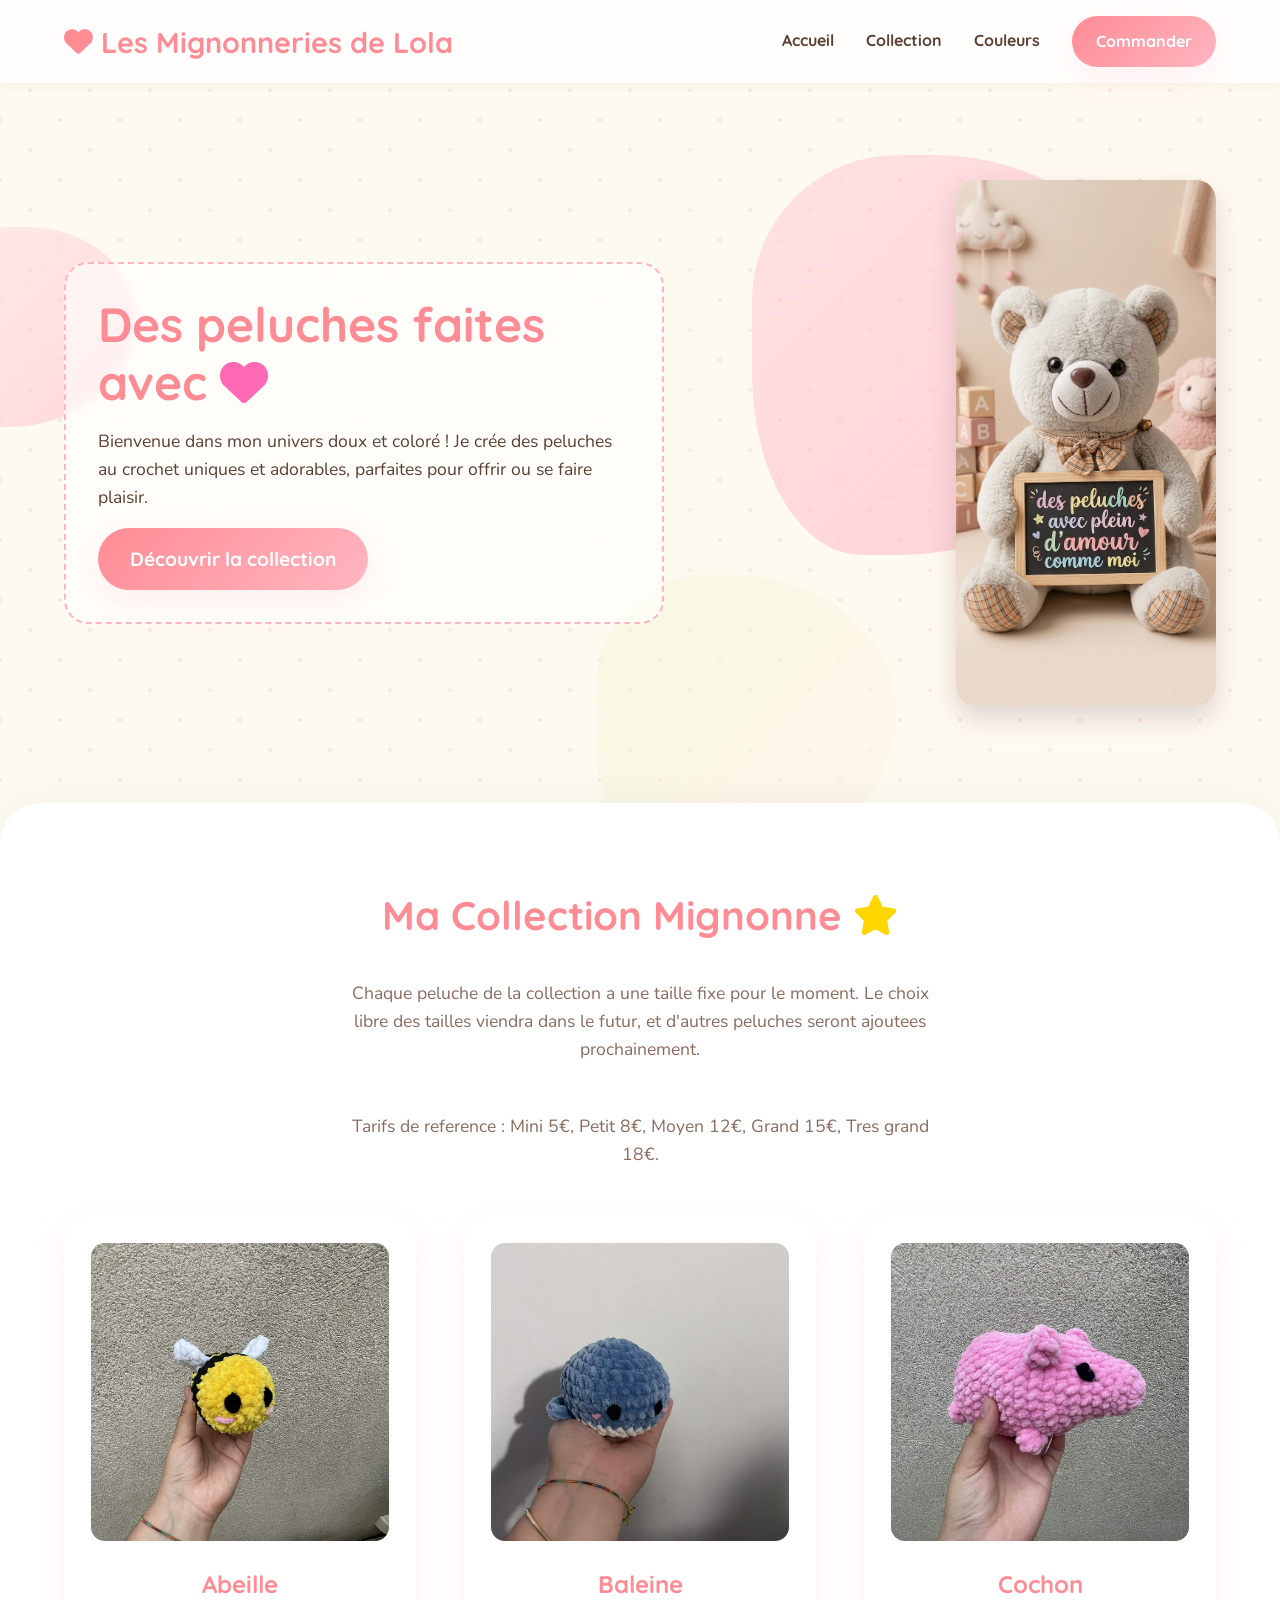
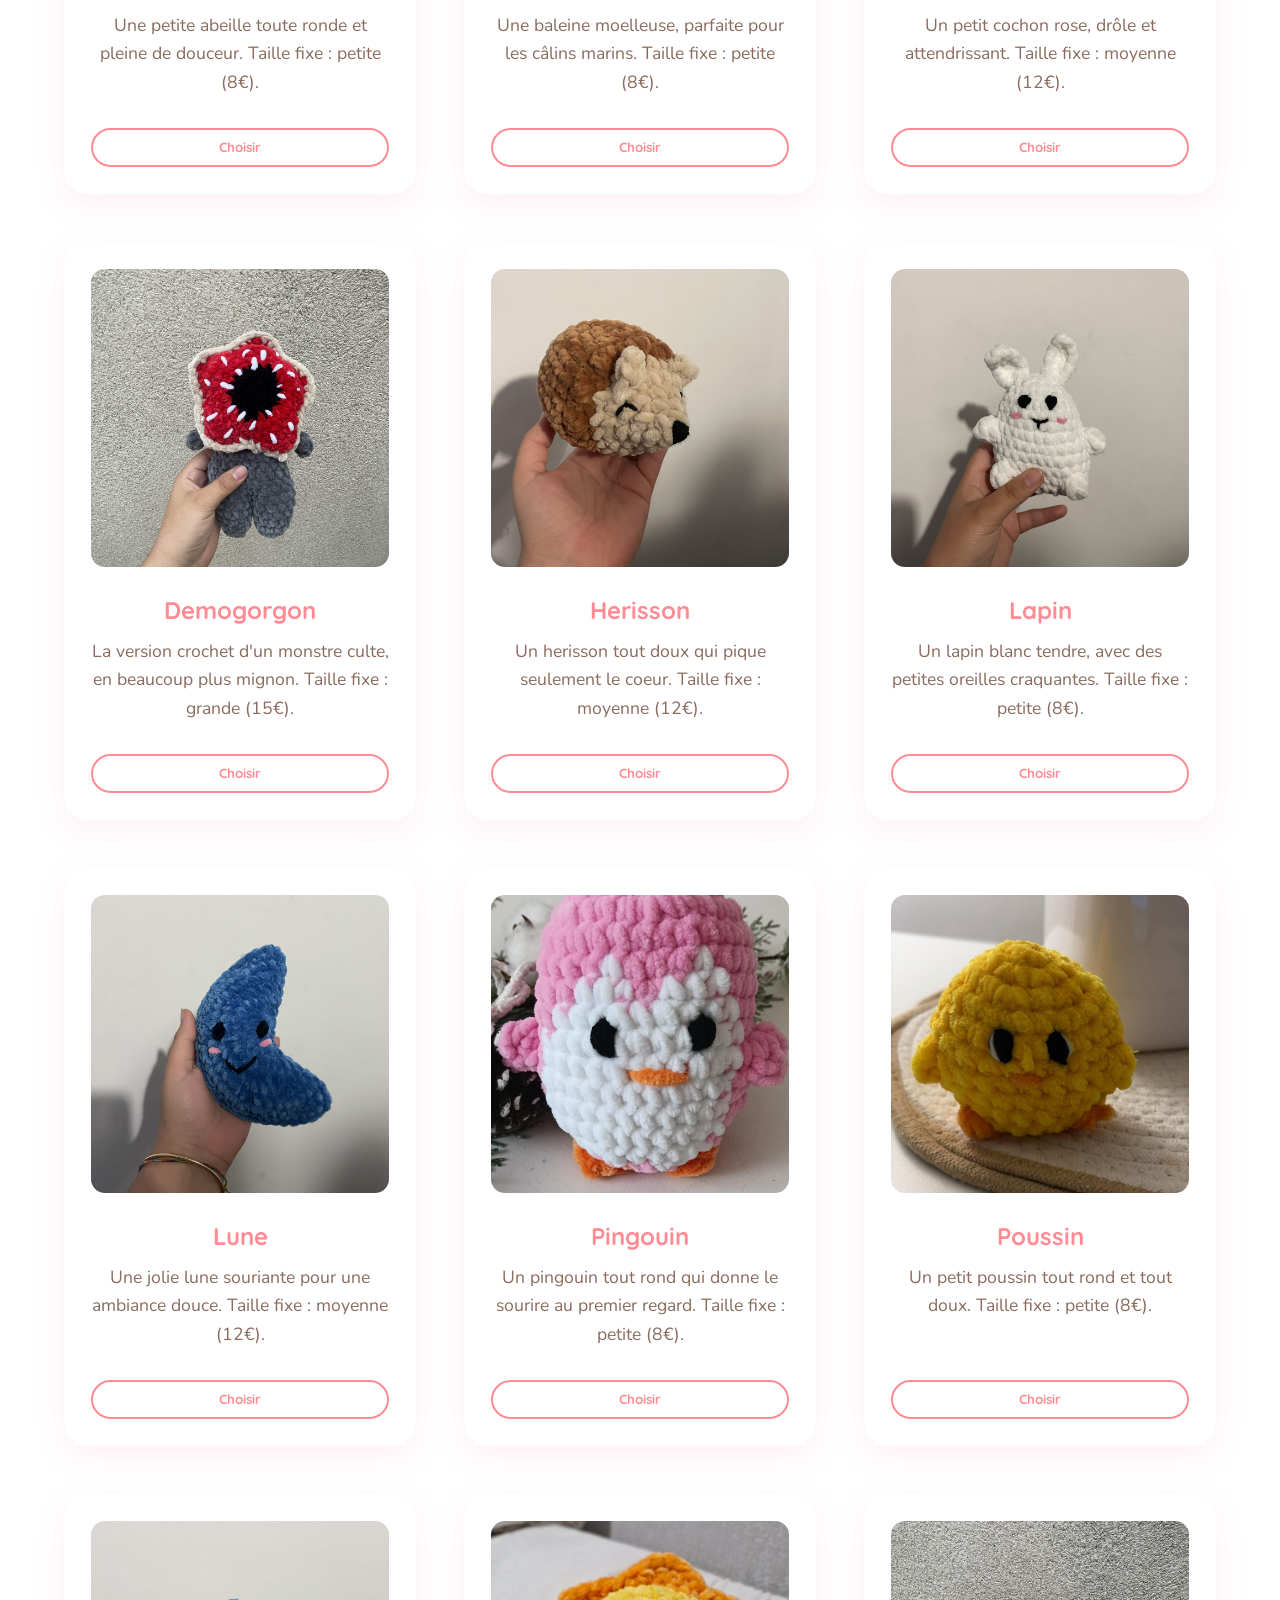
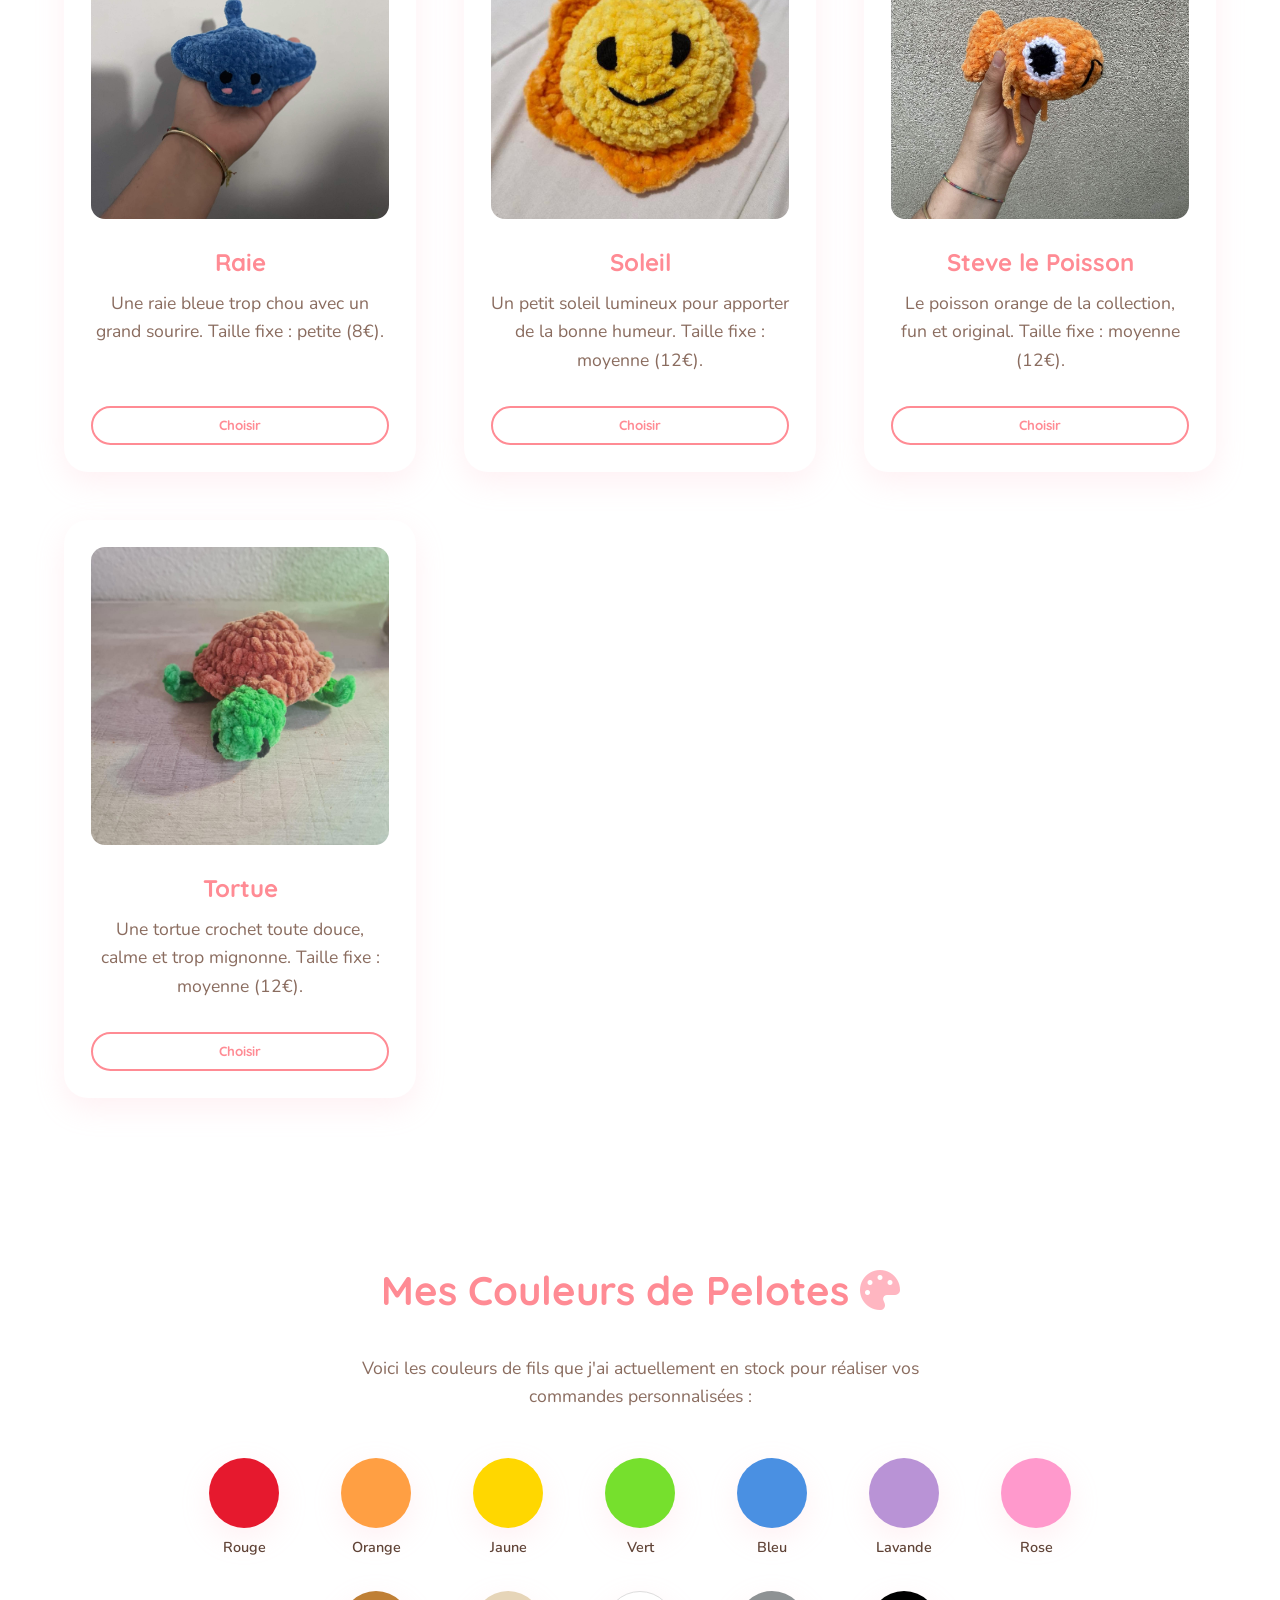
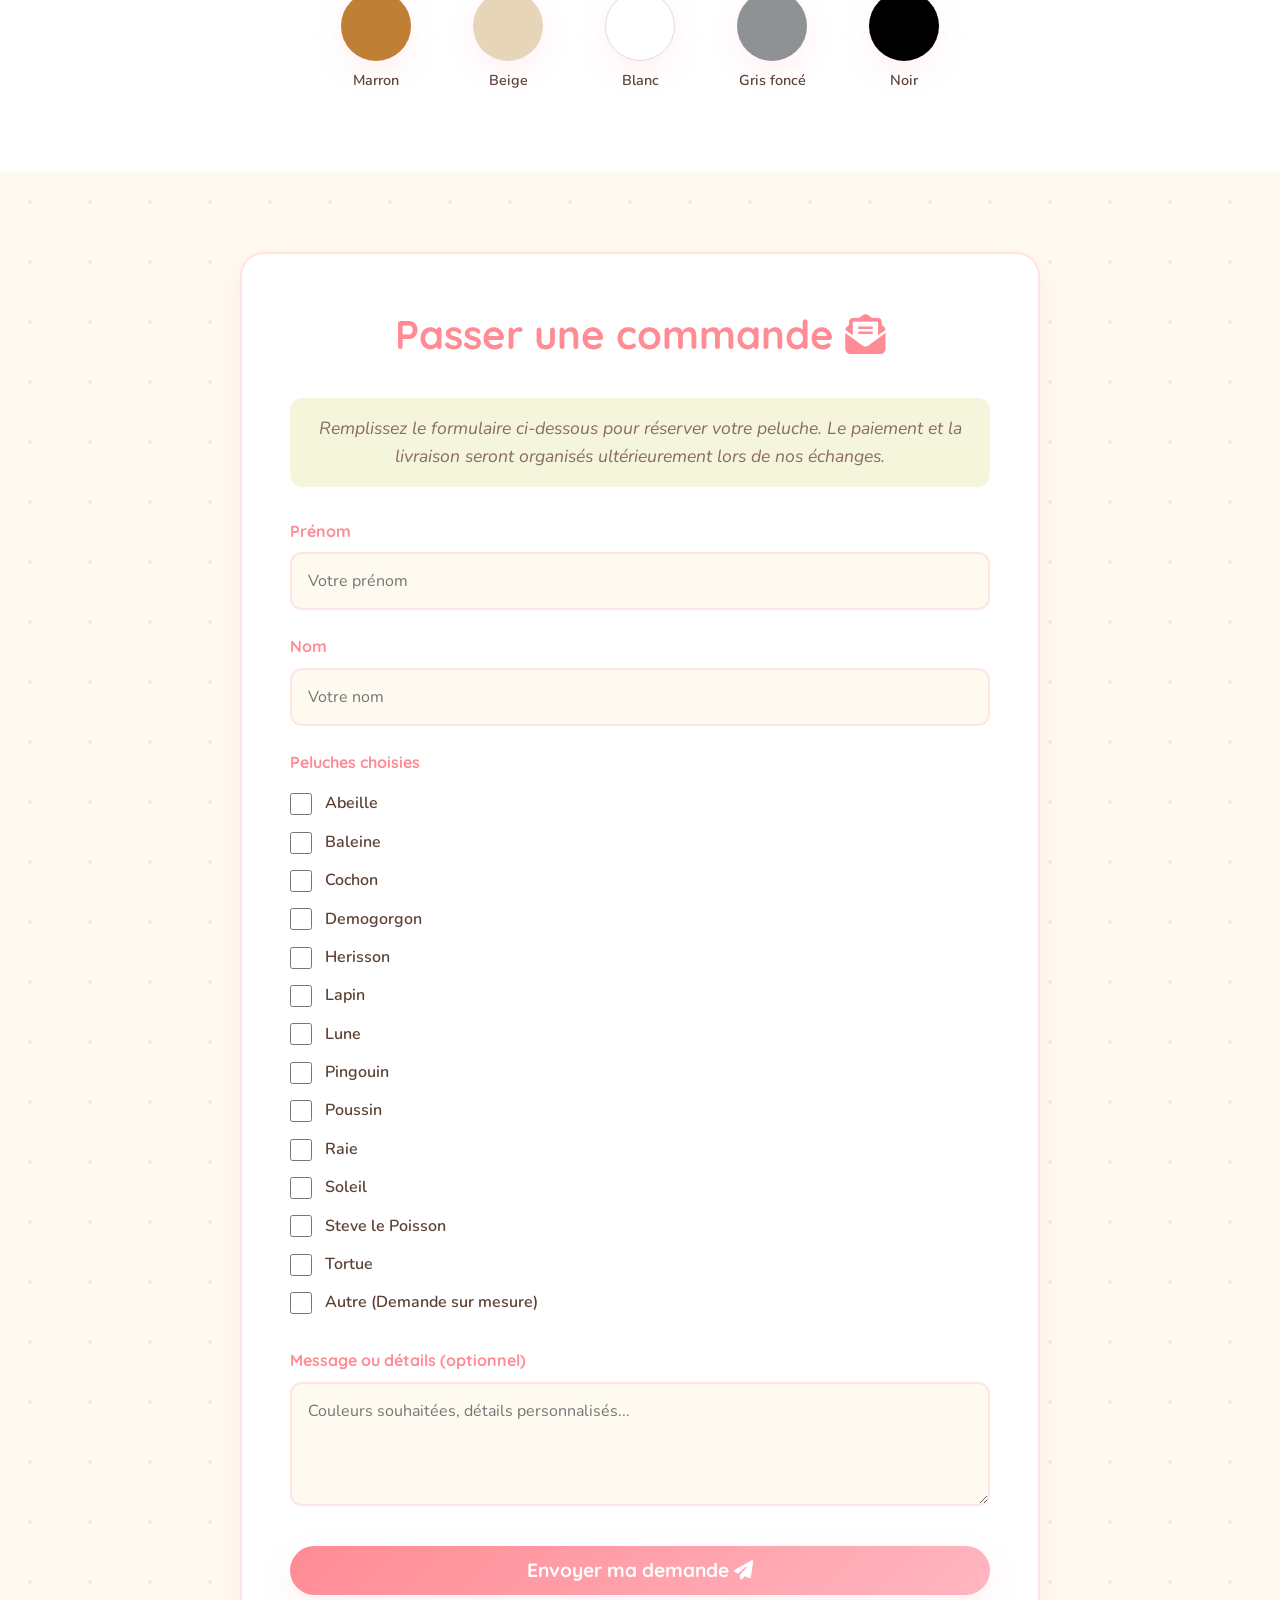
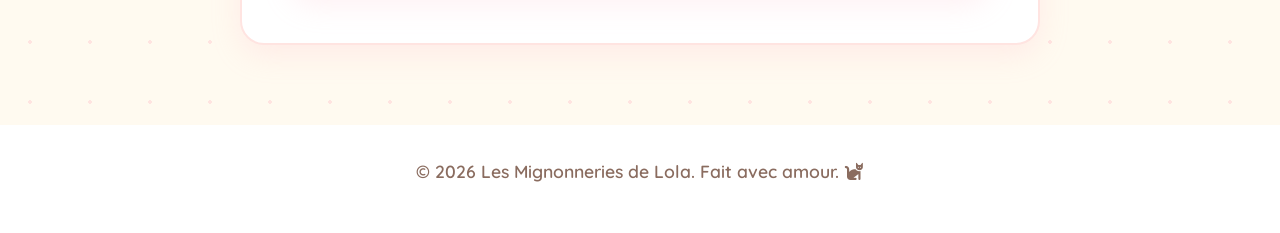
<file: index.html>
<!DOCTYPE html>
<html lang="fr">

<head>
    <meta charset="UTF-8">
    <meta name="viewport" content="width=device-width, initial-scale=1.0">
    <title>Les Mignonneries de Lola - Créations au crochet</title>
    <meta name="description"
        content="Découvrez les adorables peluches au crochet faites à la main par Lola. Commandez votre peluche unique !">
    <link
        href="https://fonts.googleapis.com/css2?family=Nunito:wght@400;600;800&family=Quicksand:wght@500;700&display=swap"
        rel="stylesheet">
    <link rel="stylesheet" href="style.css">
    <!-- FontAwesome for cute icons -->
    <link rel="stylesheet" href="https://cdnjs.cloudflare.com/ajax/libs/font-awesome/6.4.0/css/all.min.css">
</head>

<body>
    <header class="header">
        <div class="logo">
            <i class="fa-solid fa-heart" style="color: #ff8b94;"></i> Les Mignonneries de Lola
        </div>
        <nav class="nav">
            <ul>
                <li><a href="#accueil">Accueil</a></li>
                <li><a href="#collection">Collection</a></li>
                <li><a href="#couleurs">Couleurs</a></li>
                <li><a href="#commander" class="btn-primary">Commander</a></li>
            </ul>
        </nav>
    </header>

    <main>
        <section id="accueil" class="hero">
            <div class="hero-content">
                <h1>Des peluches faites avec <i class="fa-solid fa-heart" style="color: #ff69b4;"></i></h1>
                <p>Bienvenue dans mon univers doux et coloré ! Je crée des peluches au crochet uniques et adorables,
                    parfaites pour offrir ou se faire plaisir.</p>
                <a href="#collection" class="btn-primary btn-large">Découvrir la collection</a>
            </div>
            <div class="hero-bear" aria-hidden="true">
                <img src="images/nounous.png" alt="Nounours fait main avec amour">
            </div>
            <div class="hero-decorations">
                <!-- Decorative elements will be styled in CSS -->
                <div class="blob shape-1"></div>
                <div class="blob shape-2"></div>
                <div class="blob shape-3"></div>
            </div>
        </section>

        <section id="collection" class="collection">
            <h2>Ma Collection Mignonne <i class="fa-solid fa-star" style="color: #ffd700;"></i></h2>
            <p class="colors-desc">Chaque peluche de la collection a une taille fixe pour le moment. Le choix libre des tailles
                viendra dans le futur, et d'autres peluches seront ajoutees prochainement.</p>
            <p class="colors-desc">Tarifs de reference : Mini 5€, Petit 8€, Moyen 12€, Grand 15€, Tres grand 18€.</p>
            <div class="grid">
                <div class="card">
                    <div class="card-img-wrapper">
                        <img src="images/abeille.jpg" alt="Abeille en peluche">
                    </div>
                    <div class="card-content">
                        <h3>Abeille</h3>
                        <p>Une petite abeille toute ronde et pleine de douceur. Taille fixe : petite (8€).</p>
                        <button class="btn-secondary" onclick="selectPlushie('Abeille')">Choisir</button>
                    </div>
                </div>
                <div class="card">
                    <div class="card-img-wrapper">
                        <img src="images/baleine.jpg" alt="Baleine en peluche">
                    </div>
                    <div class="card-content">
                        <h3>Baleine</h3>
                        <p>Une baleine moelleuse, parfaite pour les câlins marins. Taille fixe : petite (8€).</p>
                        <button class="btn-secondary" onclick="selectPlushie('Baleine')">Choisir</button>
                    </div>
                </div>
                <div class="card">
                    <div class="card-img-wrapper">
                        <img src="images/cochon.jpg" alt="Cochon en peluche">
                    </div>
                    <div class="card-content">
                        <h3>Cochon</h3>
                        <p>Un petit cochon rose, drôle et attendrissant. Taille fixe : moyenne (12€).</p>
                        <button class="btn-secondary" onclick="selectPlushie('Cochon')">Choisir</button>
                    </div>
                </div>
                <div class="card">
                    <div class="card-img-wrapper">
                        <img src="images/demogorgon.jpg" alt="Demogorgon en peluche">
                    </div>
                    <div class="card-content">
                        <h3>Demogorgon</h3>
                        <p>La version crochet d'un monstre culte, en beaucoup plus mignon. Taille fixe : grande (15€).</p>
                        <button class="btn-secondary" onclick="selectPlushie('Demogorgon')">Choisir</button>
                    </div>
                </div>
                <div class="card">
                    <div class="card-img-wrapper">
                        <img src="images/herisson.jpg" alt="Herisson en peluche">
                    </div>
                    <div class="card-content">
                        <h3>Herisson</h3>
                        <p>Un herisson tout doux qui pique seulement le coeur. Taille fixe : moyenne (12€).</p>
                        <button class="btn-secondary" onclick="selectPlushie('Herisson')">Choisir</button>
                    </div>
                </div>
                <div class="card">
                    <div class="card-img-wrapper">
                        <img src="images/lapin.jpg" alt="Lapin en peluche">
                    </div>
                    <div class="card-content">
                        <h3>Lapin</h3>
                        <p>Un lapin blanc tendre, avec des petites oreilles craquantes. Taille fixe : petite (8€).</p>
                        <button class="btn-secondary" onclick="selectPlushie('Lapin')">Choisir</button>
                    </div>
                </div>
                <div class="card">
                    <div class="card-img-wrapper">
                        <img src="images/lune.jpg" alt="Lune en peluche">
                    </div>
                    <div class="card-content">
                        <h3>Lune</h3>
                        <p>Une jolie lune souriante pour une ambiance douce. Taille fixe : moyenne (12€).</p>
                        <button class="btn-secondary" onclick="selectPlushie('Lune')">Choisir</button>
                    </div>
                </div>
                <div class="card">
                    <div class="card-img-wrapper">
                        <img src="images/pingouin.jpg" alt="Pingouin en peluche">
                    </div>
                    <div class="card-content">
                        <h3>Pingouin</h3>
                        <p>Un pingouin tout rond qui donne le sourire au premier regard. Taille fixe : petite (8€).</p>
                        <button class="btn-secondary" onclick="selectPlushie('Pingouin')">Choisir</button>
                    </div>
                </div>
                <div class="card">
                    <div class="card-img-wrapper">
                        <img src="images/poussin.jpg" alt="Poussin en peluche">
                    </div>
                    <div class="card-content">
                        <h3>Poussin</h3>
                        <p>Un petit poussin tout rond et tout doux. Taille fixe : petite (8€).</p>
                        <button class="btn-secondary" onclick="selectPlushie('Poussin')">Choisir</button>
                    </div>
                </div>
                <div class="card">
                    <div class="card-img-wrapper">
                        <img src="images/raie.jpg" alt="Raie en peluche">
                    </div>
                    <div class="card-content">
                        <h3>Raie</h3>
                        <p>Une raie bleue trop chou avec un grand sourire. Taille fixe : petite (8€).</p>
                        <button class="btn-secondary" onclick="selectPlushie('Raie')">Choisir</button>
                    </div>
                </div>
                <div class="card">
                    <div class="card-img-wrapper">
                        <img src="images/soleil.jpg" alt="Soleil en peluche">
                    </div>
                    <div class="card-content">
                        <h3>Soleil</h3>
                        <p>Un petit soleil lumineux pour apporter de la bonne humeur. Taille fixe : moyenne (12€).</p>
                        <button class="btn-secondary" onclick="selectPlushie('Soleil')">Choisir</button>
                    </div>
                </div>
                <div class="card">
                    <div class="card-img-wrapper">
                        <img src="images/steve-le-poisson.jpg" alt="Steve le poisson en peluche">
                    </div>
                    <div class="card-content">
                        <h3>Steve le Poisson</h3>
                        <p>Le poisson orange de la collection, fun et original. Taille fixe : moyenne (12€).</p>
                        <button class="btn-secondary" onclick="selectPlushie('Steve le Poisson')">Choisir</button>
                    </div>
                </div>
                <div class="card">
                    <div class="card-img-wrapper">
                        <img src="images/tortue.jpg" alt="Tortue en peluche">
                    </div>
                    <div class="card-content">
                        <h3>Tortue</h3>
                        <p>Une tortue crochet toute douce, calme et trop mignonne. Taille fixe : moyenne (12€).</p>
                        <button class="btn-secondary" onclick="selectPlushie('Tortue')">Choisir</button>
                    </div>
                </div>
            </div>
        </section>

        <section id="couleurs" class="colors-section">
            <h2>Mes Couleurs de Pelotes <i class="fa-solid fa-palette" style="color: #ffb6c1;"></i></h2>
            <p class="colors-desc">Voici les couleurs de fils que j'ai actuellement en stock pour réaliser vos commandes
                personnalisées :</p>
            <div class="colors-grid">
                <div class="color-swatch" style="--swatch-color: #E6192E;" title="Rouge">
                    <div class="color-circle"></div>
                    <span>Rouge</span>
                </div>
                <div class="color-swatch" style="--swatch-color: #FF9F43;" title="Orange">
                    <div class="color-circle"></div>
                    <span>Orange</span>
                </div>
                <div class="color-swatch" style="--swatch-color: #FFD700;" title="Jaune">
                    <div class="color-circle"></div>
                    <span>Jaune</span>
                </div>
                <div class="color-swatch" style="--swatch-color: #76E02D;" title="Vert">
                    <div class="color-circle"></div>
                    <span>Vert</span>
                </div>
                <div class="color-swatch" style="--swatch-color: #4A90E2;" title="Bleu">
                    <div class="color-circle"></div>
                    <span>Bleu</span>
                </div>
                <div class="color-swatch" style="--swatch-color: #B993D6;" title="Lavande">
                    <div class="color-circle"></div>
                    <span>Lavande</span>
                </div>
                <div class="color-swatch" style="--swatch-color: #FF99CC;" title="Rose">
                    <div class="color-circle"></div>
                    <span>Rose</span>
                </div>
                <div class="color-swatch" style="--swatch-color: #BF7F35;" title="Marron">
                    <div class="color-circle"></div>
                    <span>Marron</span>
                </div>
                <div class="color-swatch" style="--swatch-color: #E6D5B8;" title="Beige">
                    <div class="color-circle"></div>
                    <span>Beige</span>
                </div>
                <div class="color-swatch" style="--swatch-color: #ffffff;" title="Blanc">
                    <div class="color-circle" style="border: 1px solid #ddd;"></div>
                    <span>Blanc</span>
                </div>
                <div class="color-swatch" style="--swatch-color: #8E9294;" title="Gris foncé">
                    <div class="color-circle"></div>
                    <span>Gris foncé</span>
                </div>
                <div class="color-swatch" style="--swatch-color: #000000;" title="Noir">
                    <div class="color-circle"></div>
                    <span>Noir</span>
                </div>
            </div>
        </section>

        <section id="commander" class="order-section">
            <div class="order-container">
                <h2>Passer une commande <i class="fa-solid fa-envelope-open-text"></i></h2>
                <p class="order-note">Remplissez le formulaire ci-dessous pour réserver votre peluche. Le paiement et la
                    livraison seront organisés ultérieurement lors de nos échanges.</p>

                <form id="orderForm" class="order-form">
                    <div class="form-group">
                        <label for="prenom">Prénom</label>
                        <input type="text" id="prenom" name="prenom" required placeholder="Votre prénom">
                    </div>
                    <div class="form-group">
                        <label for="nom">Nom</label>
                        <input type="text" id="nom" name="nom" required placeholder="Votre nom">
                    </div>
                    <div class="form-group">
                        <label>Peluches choisies</label>
                        <div class="checkbox-group" id="peluche-group">
                            <label class="checkbox-label"><input type="checkbox" name="peluche" value="Abeille"
                                    id="chk-Abeille"> Abeille
                                <input type="number" class="plushie-qty" min="1" value="1" aria-label="Quantite Abeille"
                                    style="display: none; margin-left: 8px; width: 70px;"></label>
                            <label class="checkbox-label"><input type="checkbox" name="peluche" value="Baleine"
                                    id="chk-Baleine"> Baleine
                                <input type="number" class="plushie-qty" min="1" value="1" aria-label="Quantite Baleine"
                                    style="display: none; margin-left: 8px; width: 70px;"></label>
                            <label class="checkbox-label"><input type="checkbox" name="peluche" value="Cochon"
                                    id="chk-Cochon"> Cochon
                                <input type="number" class="plushie-qty" min="1" value="1" aria-label="Quantite Cochon"
                                    style="display: none; margin-left: 8px; width: 70px;"></label>
                            <label class="checkbox-label"><input type="checkbox" name="peluche" value="Demogorgon"
                                    id="chk-Demogorgon"> Demogorgon
                                <input type="number" class="plushie-qty" min="1" value="1" aria-label="Quantite Demogorgon"
                                    style="display: none; margin-left: 8px; width: 70px;"></label>
                            <label class="checkbox-label"><input type="checkbox" name="peluche" value="Herisson"
                                    id="chk-Herisson"> Herisson
                                <input type="number" class="plushie-qty" min="1" value="1" aria-label="Quantite Herisson"
                                    style="display: none; margin-left: 8px; width: 70px;"></label>
                            <label class="checkbox-label"><input type="checkbox" name="peluche" value="Lapin"
                                    id="chk-Lapin"> Lapin
                                <input type="number" class="plushie-qty" min="1" value="1" aria-label="Quantite Lapin"
                                    style="display: none; margin-left: 8px; width: 70px;"></label>
                            <label class="checkbox-label"><input type="checkbox" name="peluche" value="Lune"
                                    id="chk-Lune"> Lune
                                <input type="number" class="plushie-qty" min="1" value="1" aria-label="Quantite Lune"
                                    style="display: none; margin-left: 8px; width: 70px;"></label>
                            <label class="checkbox-label"><input type="checkbox" name="peluche" value="Pingouin"
                                    id="chk-Pingouin"> Pingouin
                                <input type="number" class="plushie-qty" min="1" value="1" aria-label="Quantite Pingouin"
                                    style="display: none; margin-left: 8px; width: 70px;"></label>
                            <label class="checkbox-label"><input type="checkbox" name="peluche" value="Poussin"
                                    id="chk-Poussin"> Poussin
                                <input type="number" class="plushie-qty" min="1" value="1" aria-label="Quantite Poussin"
                                    style="display: none; margin-left: 8px; width: 70px;"></label>
                            <label class="checkbox-label"><input type="checkbox" name="peluche" value="Raie"
                                    id="chk-Raie"> Raie
                                <input type="number" class="plushie-qty" min="1" value="1" aria-label="Quantite Raie"
                                    style="display: none; margin-left: 8px; width: 70px;"></label>
                            <label class="checkbox-label"><input type="checkbox" name="peluche" value="Soleil"
                                    id="chk-Soleil"> Soleil
                                <input type="number" class="plushie-qty" min="1" value="1" aria-label="Quantite Soleil"
                                    style="display: none; margin-left: 8px; width: 70px;"></label>
                            <label class="checkbox-label"><input type="checkbox" name="peluche" value="Steve le Poisson"
                                    id="chk-Steve le Poisson"> Steve le Poisson
                                <input type="number" class="plushie-qty" min="1" value="1"
                                    aria-label="Quantite Steve le Poisson"
                                    style="display: none; margin-left: 8px; width: 70px;"></label>
                            <label class="checkbox-label"><input type="checkbox" name="peluche" value="Tortue"
                                    id="chk-Tortue"> Tortue
                                <input type="number" class="plushie-qty" min="1" value="1" aria-label="Quantite Tortue"
                                    style="display: none; margin-left: 8px; width: 70px;"></label>
                            <label class="checkbox-label"><input type="checkbox" name="peluche"
                                    value="Autre (Sur mesure)" id="chk-Sur mesure"> Autre (Demande sur mesure)
                                <input type="number" class="plushie-qty" min="1" value="1"
                                    aria-label="Quantite Sur mesure"
                                    style="display: none; margin-left: 8px; width: 70px;"></label>
                        </div>
                        <p id="qty-info-text" style="display: none; font-size: 0.9em; color: var(--text-light); margin-top: 5px; font-style: italic;">
                            <i class="fa-solid fa-circle-info"></i> Cochez une peluche pour afficher sa quantite.
                        </p>
                    </div>
                    <div class="form-group" id="custom-size-group" style="display: none;">
                        <label for="taille">Taille de la peluche</label>
                        <select id="taille" name="taille">
                            <option value="" disabled selected>Choisir une taille...</option>
                            <option value="Mini">Mini</option>
                            <option value="Petit">Petit</option>
                            <option value="Moyen">Moyen</option>
                            <option value="Grand">Grand</option>
                            <option value="Tres grand">Tres grand</option>
                        </select>
                        <p id="sur-mesure-info-text" style="font-size: 0.9em; color: var(--text-light); margin-top: 5px; font-style: italic;">
                            <i class="fa-solid fa-circle-info"></i> Ce choix de taille apparait uniquement pour les demandes
                            sur mesure. Le prix est estime selon la taille choisie mais reste non fixe car il peut etre ajuste selon les possibilites de la creatrice.
                        </p>
                    </div>
                    <div class="form-group" id="color-config-group" style="display: none;">
                        <label>Couleurs par peluche</label>
                        <div id="color-config-list"></div>
                        <p id="color-info-text-1" style="font-size: 0.9em; color: var(--text-light); margin-top: 5px; font-style: italic;">
                            <i class="fa-solid fa-circle-info"></i> Choisissez les couleurs pour chaque peluche (et chaque
                            exemplaire).
                        </p>
                        <p id="color-info-text-2" style="font-size: 0.9em; color: var(--text-light); margin-top: 5px; font-style: italic;">
                            <i class="fa-solid fa-circle-info"></i> Si vous souhaitez plus de 2 couleurs, indiquez les couleurs
                            supplementaires dans le champ "Message" en bas du formulaire.
                        </p>
                    </div>
                    <div class="form-group" id="live-total-group" style="display: none;">
                        <label>Tarif</label>
                        <p id="live-total-price" style="font-weight: 700; color: var(--accent-color); margin: 0;">
                            0€
                        </p>
                        <p id="live-total-info-text" style="font-size: 0.9em; color: var(--text-light); margin-top: 5px; font-style: italic;">
                            Le total se met a jour automatiquement selon vos choix.
                        </p>
                    </div>
                    <div class="form-group">
                        <label for="message">Message ou détails (optionnel)</label>
                        <textarea id="message" name="message" rows="4"
                            placeholder="Couleurs souhaitées, détails personnalisés..."></textarea>
                    </div>
                    <button type="submit" class="btn-primary btn-submit">Envoyer ma demande <i
                            class="fa-solid fa-paper-plane"></i></button>
                </form>

                <div id="successMessage" class="success-message hidden">
                    <i class="fa-solid fa-circle-check"></i>
                    <h3>Merci pour votre commande !</h3>
                    <p>Votre demande a bien été enregistrée. Je vous contacterai très bientôt pour finaliser les
                        détails.</p>
                </div>
            </div>
        </section>
    </main>

    <footer>
        <p>&copy; 2026 Les Mignonneries de Lola. Fait avec amour. <i class="fa-solid fa-cat" style="cursor: pointer;"
                onclick="window.location.href='admin.html'" title="..."></i></p>
    </footer>

    <script src="script.js"></script>
</body>

</html>
</file>
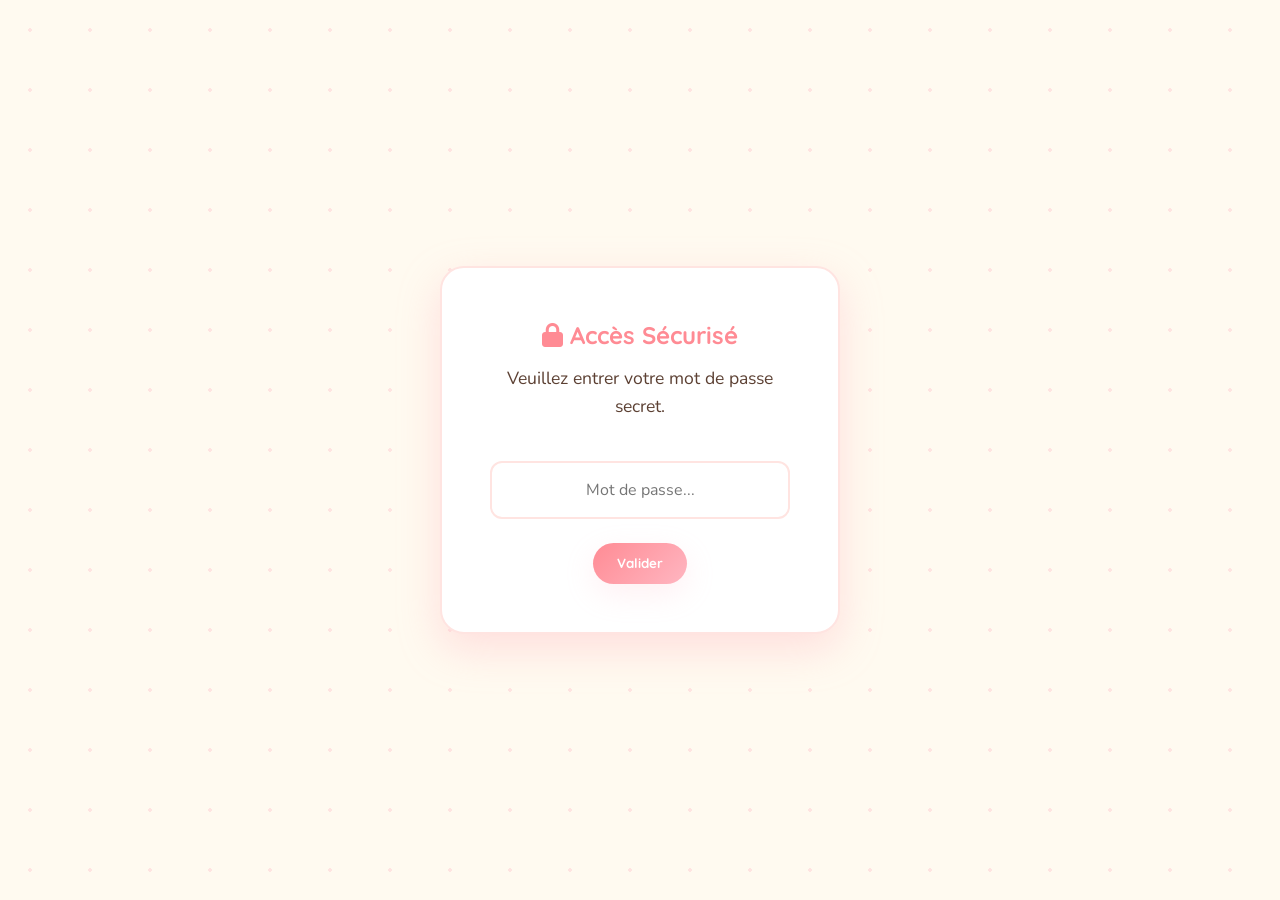
<file: admin.html>
<!DOCTYPE html>
<html lang="fr">
<head>
    <meta charset="UTF-8">
    <meta name="viewport" content="width=device-width, initial-scale=1.0">
    <title>Espace Créatrice - Les Mignonneries de Lola</title>
    <link href="https://fonts.googleapis.com/css2?family=Nunito:wght@400;600;800&family=Quicksand:wght@500;700&display=swap" rel="stylesheet">
    <link rel="stylesheet" href="style.css">
    <link rel="stylesheet" href="admin.css">
    <link rel="stylesheet" href="https://cdnjs.cloudflare.com/ajax/libs/font-awesome/6.4.0/css/all.min.css">
</head>
<body class="admin-body">
    <div id="login-screen" class="login-screen">
        <div class="login-box">
            <h3><i class="fa-solid fa-lock" style="color: var(--accent-color);"></i> Accès Sécurisé</h3>
            <p style="margin-top: 10px;">Veuillez entrer votre mot de passe secret.</p>
            <input type="password" id="admin-password" placeholder="Mot de passe...">
            <button onclick="checkPassword()" class="btn-primary">Valider</button>
            <p id="login-error" class="error-msg hidden">Mot de passe incorrect !</p>
        </div>
    </div>

    <header class="header" id="admin-header" style="display: none;">
        <div class="logo">
            <i class="fa-solid fa-heart" style="color: #ff8b94;"></i> Espace Créatrice
        </div>
        <nav class="nav">
            <ul>
                <li><a href="index.html">Retour au site</a></li>
            </ul>
        </nav>
    </header>

    <main class="admin-main" id="admin-main" style="display: none;">
        <div class="admin-container">
            <h2>Mes Commandes <i class="fa-solid fa-clipboard-list" style="color: var(--accent-color);"></i></h2>
            <p class="admin-note">Gérez ici toutes les commandes de peluches de vos clients.</p>
            
            <div class="filter-controls">
                <button class="btn-filter active" onclick="filterOrders('Toutes')" id="filter-Toutes">Toutes</button>
                <button class="btn-filter" onclick="filterOrders('En attente')" id="filter-En attente">En attente</button>
                <button class="btn-filter" onclick="filterOrders('En cours')" id="filter-En cours">En cours</button>
                <button class="btn-filter" onclick="filterOrders('Terminé')" id="filter-Terminé">Terminées</button>
            </div>

            <div id="orders-list" class="orders-list">
                <!-- Les commandes s'afficheront ici -->
                <p>Chargement des commandes...</p>
            </div>
        </div>
    </main>

    <script src="admin.js"></script>
</body>
</html>
</file>
<file: style.css>
:root {
    --primary-color: #ffb6c1; /* Soft pink */
    --primary-light: #ffe4e1; /* Lighter pink */
    --secondary-color: #f5f5dc; /* Beige */
    --accent-color: #ff8b94; /* Darker cute pink */
    --text-color: #5c4033; /* Dark brown for a softer look than black */
    --text-light: #8a6c5f;
    --white: #ffffff;
    --background: #fffaf0; /* Floral white / very pale beige */
    
    --font-heading: 'Quicksand', sans-serif;
    --font-body: 'Nunito', sans-serif;
    
    --shadow-soft: 0 10px 30px rgba(255, 182, 193, 0.2);
    --shadow-hover: 0 15px 40px rgba(255, 182, 193, 0.4);
    
    --border-radius: 24px;
}

* {
    margin: 0;
    padding: 0;
    box-sizing: border-box;
}

html {
    scroll-behavior: smooth;
}

body {
    font-family: var(--font-body);
    background-color: var(--background);
    color: var(--text-color);
    line-height: 1.6;
    background-image: 
        radial-gradient(var(--primary-light) 2px, transparent 2px),
        radial-gradient(var(--primary-light) 2px, transparent 2px);
    background-size: 60px 60px;
    background-position: 0 0, 30px 30px;
    overflow-x: hidden;
}

h1, h2, h3, h4 {
    font-family: var(--font-heading);
    color: var(--accent-color);
    font-weight: 700;
}

/* Typography */
h1 { font-size: 3rem; margin-bottom: 1rem; line-height: 1.2; }
h2 { font-size: 2.5rem; margin-bottom: 2rem; text-align: center; }
h3 { font-size: 1.5rem; margin-bottom: 0.5rem; }
p { margin-bottom: 1rem; font-size: 1.1rem; }

/* Buttons */
.btn-primary {
    display: inline-block;
    background: linear-gradient(135deg, var(--accent-color), var(--primary-color));
    color: var(--white);
    padding: 0.8rem 1.5rem;
    border-radius: 50px;
    text-decoration: none;
    font-weight: 800;
    font-family: var(--font-heading);
    border: none;
    cursor: pointer;
    transition: transform 0.3s cubic-bezier(0.175, 0.885, 0.32, 1.275), box-shadow 0.3s ease;
    box-shadow: var(--shadow-soft);
}

.btn-primary:hover {
    transform: translateY(-5px) scale(1.05);
    box-shadow: var(--shadow-hover);
}

.btn-secondary {
    display: inline-block;
    background-color: var(--white);
    color: var(--accent-color);
    padding: 0.6rem 1.2rem;
    border-radius: 50px;
    text-decoration: none;
    font-weight: 700;
    font-family: var(--font-heading);
    border: 2px solid var(--accent-color);
    cursor: pointer;
    transition: all 0.3s ease;
}

.btn-secondary:hover {
    background-color: var(--accent-color);
    color: var(--white);
}

.btn-large {
    font-size: 1.2rem;
    padding: 1rem 2rem;
}

/* Header */
.header {
    display: flex;
    justify-content: space-between;
    align-items: center;
    padding: 1rem 5%;
    background: rgba(255, 255, 255, 0.8);
    backdrop-filter: blur(10px);
    position: sticky;
    top: 0;
    z-index: 1000;
    box-shadow: 0 2px 10px rgba(0,0,0,0.05);
}

.logo {
    font-family: var(--font-heading);
    font-size: 1.8rem;
    font-weight: 800;
    color: var(--accent-color);
    display: flex;
    align-items: center;
    gap: 0.5rem;
}

.nav ul {
    display: flex;
    list-style: none;
    align-items: center;
    gap: 2rem;
}

.nav a:not(.btn-primary) {
    text-decoration: none;
    color: var(--text-color);
    font-weight: 700;
    font-family: var(--font-heading);
    transition: color 0.3s ease;
}

.nav a:not(.btn-primary):hover {
    color: var(--accent-color);
}

/* Hero Section */
.hero {
    min-height: 80vh;
    display: flex;
    align-items: center;
    justify-content: space-between;
    padding: 2rem 5%;
    position: relative;
    overflow: hidden;
}

.hero-content {
    flex: 1;
    max-width: 600px;
    position: relative;
    z-index: 10;
    background: rgba(255, 255, 255, 0.6);
    padding: 2rem;
    border-radius: var(--border-radius);
    backdrop-filter: blur(5px);
    border: 2px dashed var(--primary-color);
}

.hero-bear {
    width: 260px;
    min-height: 320px;
    order: 0;
    margin-left: 2rem;
    margin-right: 0;
    display: flex;
    flex-direction: column;
    align-items: center;
    justify-content: center;
    z-index: 10;
}

.hero-bear img {
    width: 100%;
    height: 100%;
    min-height: 290px;
    object-fit: cover;
    object-position: center;
    border-radius: 20px;
    display: block;
    box-shadow: 0 12px 28px rgba(77, 39, 54, 0.18);
}

.hero-decorations {
    position: absolute;
    top: 0;
    right: 0;
    bottom: 0;
    left: 0;
    z-index: 1;
    pointer-events: none;
}

.blob {
    position: absolute;
    background: linear-gradient(135deg, var(--primary-light), var(--primary-color));
    border-radius: 40% 60% 70% 30% / 40% 50% 60% 50%;
    animation: morph 8s ease-in-out infinite;
    opacity: 0.6;
}

.shape-1 {
    width: 400px;
    height: 400px;
    top: 10%;
    right: 10%;
    background: linear-gradient(135deg, #ffd1dc, #ffb6c1);
}

.shape-2 {
    width: 300px;
    height: 300px;
    bottom: -10%;
    right: 30%;
    background: linear-gradient(135deg, var(--secondary-color), #fdf5e6);
    animation-delay: 2s;
}

.shape-3 {
    width: 200px;
    height: 200px;
    top: 20%;
    left: -5%;
    background: linear-gradient(135deg, #ffe4e1, #ffc0cb);
    animation-delay: 4s;
}

@keyframes morph {
    0%, 100% { border-radius: 40% 60% 70% 30% / 40% 50% 60% 50%; }
    34% { border-radius: 70% 30% 50% 50% / 30% 30% 70% 70%; }
    67% { border-radius: 100% 60% 60% 100% / 100% 100% 60% 60%; }
}

/* Collection Section */
.collection {
    padding: 5rem 5%;
    background-color: var(--white);
    border-radius: 40px 40px 0 0;
    box-shadow: 0 -10px 30px rgba(0,0,0,0.03);
    position: relative;
    z-index: 10;
}

.grid {
    display: grid;
    grid-template-columns: repeat(auto-fit, minmax(280px, 1fr));
    gap: 3rem;
    max-width: 1200px;
    margin: 0 auto;
}

.card {
    background: var(--white);
    border-radius: var(--border-radius);
    padding: 1.5rem;
    box-shadow: var(--shadow-soft);
    transition: transform 0.3s ease, box-shadow 0.3s ease;
    border: 3px solid transparent;
    display: flex;
    flex-direction: column;
}

.card:hover {
    transform: translateY(-10px);
    box-shadow: var(--shadow-hover);
    border-color: var(--primary-light);
}

.card-img-wrapper {
    width: 100%;
    aspect-ratio: 1;
    border-radius: calc(var(--border-radius) - 10px);
    overflow: hidden;
    margin-bottom: 1.5rem;
    background-color: var(--secondary-color);
}

.card-img-wrapper img {
    width: 100%;
    height: 100%;
    object-fit: cover;
    transition: transform 0.5s ease;
}

.card:hover .card-img-wrapper img {
    transform: scale(1.1);
}

.card-content {
    text-align: center;
    flex-grow: 1;
    display: flex;
    flex-direction: column;
}

.card-content p {
    color: var(--text-light);
    flex-grow: 1;
}

.card-content button {
    margin-top: 1rem;
}

/* Colors Section */
.colors-section {
    padding: 5rem 5%;
    background-color: var(--white);
    position: relative;
    z-index: 10;
}

.colors-desc {
    text-align: center;
    max-width: 600px;
    margin: 0 auto 3rem auto;
    color: var(--text-light);
}

.colors-grid {
    display: flex;
    flex-wrap: wrap;
    justify-content: center;
    gap: 2rem;
    max-width: 1000px;
    margin: 0 auto;
}

.color-swatch {
    display: flex;
    flex-direction: column;
    align-items: center;
    gap: 0.5rem;
    width: 100px;
    transition: transform 0.3s ease;
}

.color-swatch:hover {
    transform: translateY(-5px);
}

.color-circle {
    width: 70px;
    height: 70px;
    border-radius: 50%;
    background-color: var(--swatch-color);
    box-shadow: var(--shadow-soft);
    position: relative;
    border: 2px solid transparent;
}

.color-swatch span {
    font-size: 0.9rem;
    font-weight: 600;
    text-align: center;
    color: var(--text-color);
}

.form-row {
    display: flex;
    gap: 1.5rem;
}

.form-row .form-group {
    flex: 1;
}

@media (max-width: 768px) {
    .form-row {
        flex-direction: column;
        gap: 1.5rem;
    }
}

/* Order Section */
.order-section {
    padding: 5rem 5%;
    background: var(--background);
    background-image: radial-gradient(var(--primary-light) 2px, transparent 2px);
    background-size: 60px 60px;
}

.order-container {
    max-width: 800px;
    margin: 0 auto;
    background: var(--white);
    padding: 3rem;
    border-radius: var(--border-radius);
    box-shadow: var(--shadow-soft);
    border: 2px solid var(--primary-light);
}

.order-note {
    text-align: center;
    color: var(--text-light);
    margin-bottom: 2rem;
    background: var(--secondary-color);
    padding: 1rem;
    border-radius: 12px;
    font-style: italic;
}

.order-form {
    display: flex;
    flex-direction: column;
    gap: 1.5rem;
}

.form-group {
    display: flex;
    flex-direction: column;
    gap: 0.5rem;
}

.form-group label {
    font-family: var(--font-heading);
    font-weight: 700;
    color: var(--accent-color);
}

.checkbox-group {
    display: flex;
    flex-direction: column;
    gap: 0.8rem;
    padding: 0.5rem 0;
}

.checkbox-label {
    display: flex;
    align-items: center;
    gap: 0.8rem;
    font-family: var(--font-body) !important;
    font-weight: 600 !important;
    cursor: pointer;
    color: var(--text-color) !important;
}

.checkbox-label input[type="checkbox"] {
    width: 22px;
    height: 22px;
    accent-color: var(--accent-color);
    cursor: pointer;
    margin: 0;
    padding: 0;
}

.form-group input,
.form-group select,
.form-group textarea {
    padding: 1rem;
    border: 2px solid var(--primary-light);
    border-radius: 12px;
    font-family: var(--font-body);
    font-size: 1rem;
    color: var(--text-color);
    transition: border-color 0.3s ease;
    background: var(--background);
}

.form-group input:focus,
.form-group select:focus,
.form-group textarea:focus {
    outline: none;
    border-color: var(--accent-color);
}

.btn-submit {
    margin-top: 1rem;
    width: 100%;
    font-size: 1.2rem;
}

.success-message {
    text-align: center;
    padding: 3rem;
    background: var(--secondary-color);
    border-radius: var(--border-radius);
    margin-top: 2rem;
    animation: fadeIn 0.5s ease;
}

.success-message i {
    font-size: 4rem;
    color: #4CAF50;
    margin-bottom: 1rem;
}

.hidden {
    display: none;
}

@keyframes fadeIn {
    from { opacity: 0; transform: translateY(-10px); }
    to { opacity: 1; transform: translateY(0); }
}

/* Footer */
footer {
    text-align: center;
    padding: 2rem;
    background: var(--white);
    color: var(--text-light);
    font-family: var(--font-heading);
    font-weight: 600;
}

/* Responsive */
@media (max-width: 768px) {
    .header {
        flex-direction: row;
        gap: 0.6rem;
        padding: 0.55rem 0.8rem;
        align-items: center;
    }

    .logo {
        font-size: 1.15rem;
        gap: 0.3rem;
        white-space: nowrap;
    }

    .nav {
        min-width: 0;
        flex: 1;
    }
    
    .nav ul {
        flex-wrap: nowrap;
        justify-content: flex-end;
        gap: 0;
        overflow: visible;
        padding-bottom: 0;
    }

    .nav a:not(.btn-primary) {
        display: none;
    }

    .nav a {
        font-size: 0.82rem;
        padding: 0.3rem 0.5rem;
        white-space: nowrap;
    }

    .nav .btn-primary {
        padding: 0.35rem 0.65rem;
        font-size: 0.8rem;
    }
    
    .hero {
        text-align: center;
        padding: 2.2rem 1rem 2.6rem;
        min-height: auto;
        flex-direction: column;
        align-items: center;
        gap: 1.2rem;
    }
    
    .hero-content {
        width: 100%;
        max-width: 560px;
        padding: 1.2rem;
        margin: 0 auto;
    }

    .hero-bear {
        width: min(68vw, 230px);
        min-height: 210px;
        margin: 0 auto 0.5rem auto;
        order: 0;
    }

    .hero-bear img {
        min-height: 200px;
        border-radius: 14px;
    }
    
    .hero-decorations {
        opacity: 0.4;
    }
    
    .shape-1 { width: 250px; height: 250px; top: 0; right: -50px; }
    .shape-2 { width: 180px; height: 180px; right: -20px; }
    .shape-3 { width: 120px; height: 120px; left: -20px; }
    
    h1 {
        font-size: 2.2rem;
    }
    
    h2 {
        font-size: 2rem;
    }
    
    .collection {
        padding: 3rem 1rem;
        border-radius: 20px 20px 0 0;
    }
    
    .grid {
        grid-template-columns: 1fr;
        gap: 2rem;
    }
    
    .order-section {
        padding: 3rem 1rem;
    }
    
    .order-container {
        padding: 1.5rem;
    }
}
</file>
<file: admin.css>
/* admin.css */
.admin-body {
    background-color: var(--background);
}

.admin-main {
    padding: 3rem 5%;
    min-height: 80vh;
}

.admin-container {
    max-width: 900px;
    margin: 0 auto;
}

/* Login Screen */
.login-screen {
    position: fixed;
    top: 0; left: 0; right: 0; bottom: 0;
    background: var(--background);
    background-image: radial-gradient(var(--primary-light) 2px, transparent 2px);
    background-size: 60px 60px;
    display: flex;
    justify-content: center;
    align-items: center;
    z-index: 2000;
}

.login-box {
    background: var(--white);
    padding: 3rem;
    border-radius: var(--border-radius);
    box-shadow: var(--shadow-hover);
    text-align: center;
    max-width: 400px;
    width: 90%;
    border: 2px solid var(--primary-light);
}

.login-box input {
    width: 100%;
    padding: 1rem;
    margin: 1.5rem 0;
    border: 2px solid var(--primary-light);
    border-radius: 12px;
    font-family: var(--font-body);
    font-size: 1rem;
    text-align: center;
}

.login-box input:focus {
    outline: none;
    border-color: var(--accent-color);
}

.error-msg {
    color: #ff4d4d;
    margin-top: 1rem;
    font-weight: 700;
    animation: fadeIn 0.3s ease;
}

.admin-note {
    text-align: center;
    margin-bottom: 2rem;
    color: var(--text-light);
}

/* Filters */
.filter-controls {
    display: flex;
    justify-content: center;
    gap: 1rem;
    margin-bottom: 2rem;
    flex-wrap: wrap;
}

.btn-filter {
    background: var(--white);
    color: var(--text-color);
    border: 2px solid var(--primary-light);
    padding: 0.5rem 1.5rem;
    border-radius: 50px;
    font-family: var(--font-heading);
    font-weight: 700;
    cursor: pointer;
    transition: all 0.3s ease;
}

.btn-filter:hover {
    border-color: var(--accent-color);
    color: var(--accent-color);
}

.btn-filter.active {
    background: var(--accent-color);
    color: var(--white);
    border-color: var(--accent-color);
    box-shadow: var(--shadow-soft);
}

.orders-list {
    display: flex;
    flex-direction: column;
    gap: 1.5rem;
}

.order-card {
    background: var(--white);
    border-radius: var(--border-radius);
    padding: 1.5rem;
    box-shadow: var(--shadow-soft);
    border: 2px solid var(--primary-light);
    transition: all 0.3s ease;
}

.order-card.done {
    opacity: 0.7;
    border-color: #e0e0e0;
    background: #f9f9f9;
}

.order-header {
    display: flex;
    justify-content: space-between;
    align-items: center;
    margin-bottom: 1rem;
    padding-bottom: 1rem;
    border-bottom: 1px dashed var(--primary-light);
}

.order-header h3 {
    margin: 0;
    font-size: 1.3rem;
}

.order-date {
    color: var(--text-light);
    font-size: 0.9rem;
    font-family: var(--font-heading);
}

.order-details {
    margin-bottom: 1.5rem;
}

.order-details p {
    margin-bottom: 0.5rem;
    font-size: 1.05rem;
}

.order-details i {
    color: var(--accent-color);
    width: 20px;
}

.order-footer {
    display: flex;
    justify-content: space-between;
    align-items: center;
    background: var(--background);
    padding: 1rem;
    border-radius: 12px;
}

.order-status {
    font-family: var(--font-heading);
    font-weight: 700;
    padding: 0.5rem 1rem;
    border-radius: 50px;
    border: 2px solid transparent;
    cursor: pointer;
    outline: none;
}

.status-waiting {
    background: #fff3cd;
    color: #856404;
    border-color: #ffeeba;
}

.status-progress {
    background: #cce5ff;
    color: #004085;
    border-color: #b8daff;
}

.status-done {
    background: #d4edda;
    color: #155724;
    border-color: #c3e6cb;
}

.btn-delete {
    background: #ff4d4d;
    color: white;
    border: none;
    border-radius: 50%;
    width: 40px;
    height: 40px;
    cursor: pointer;
    transition: transform 0.2s;
    display: flex;
    align-items: center;
    justify-content: center;
}

.btn-delete:hover {
    transform: scale(1.1);
}

.empty-state {
    text-align: center;
    padding: 5rem 2rem;
    background: var(--white);
    border-radius: var(--border-radius);
    color: var(--text-light);
}

.empty-state i {
    font-size: 4rem;
    color: var(--primary-light);
    margin-bottom: 1rem;
}

@media (max-width: 600px) {
    .order-footer {
        flex-direction: row;
        justify-content: space-between;
        gap: 1rem;
    }
    
    .order-status {
        flex-grow: 1;
        width: auto;
    }
    
    .order-header {
        flex-direction: column;
        align-items: flex-start;
        gap: 0.5rem;
    }
    
    .admin-main {
        padding: 2rem 1rem;
    }
}
</file>
